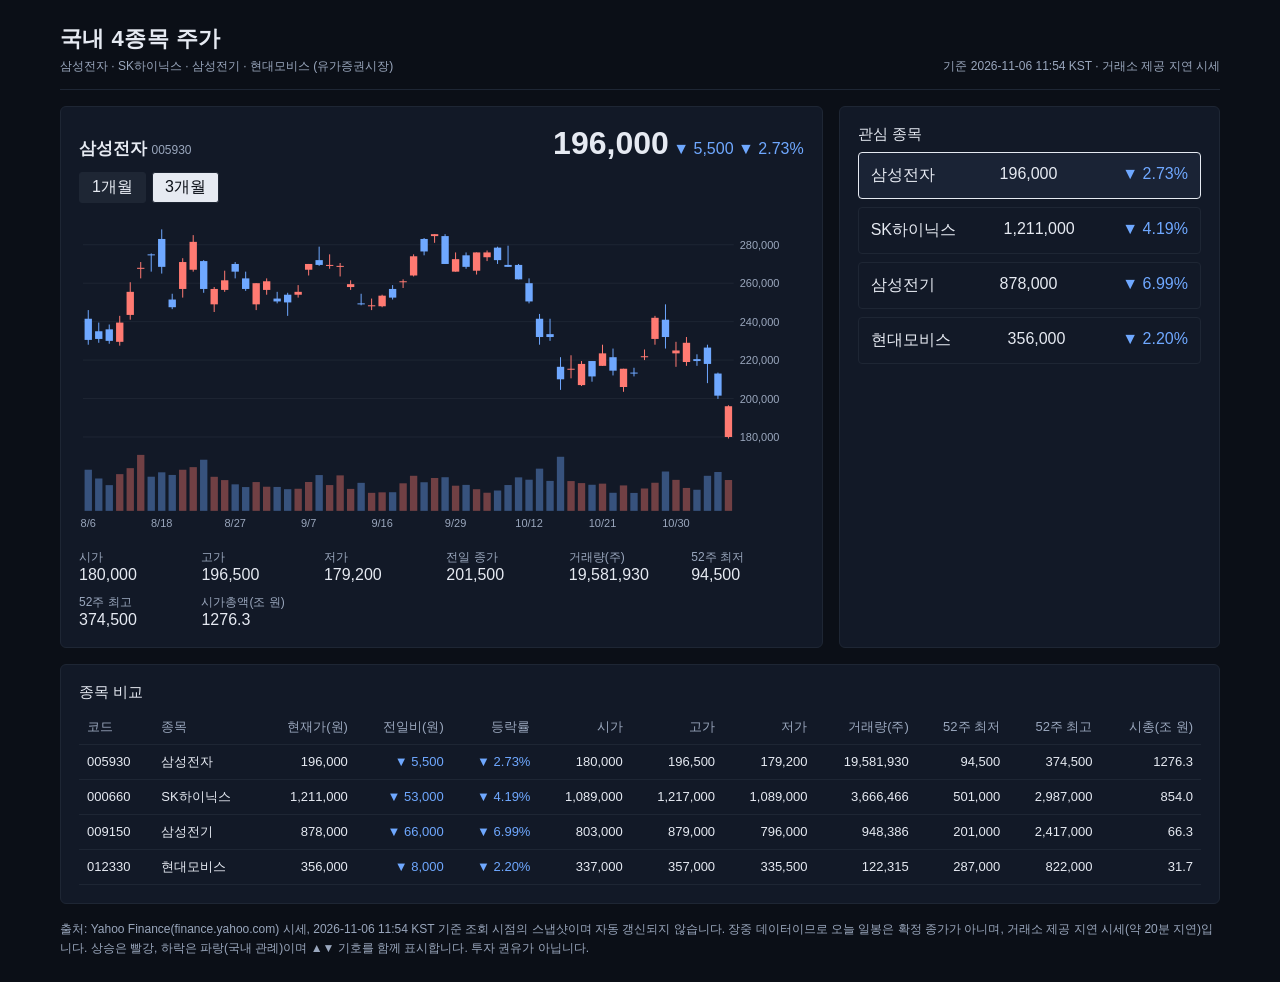
<file: index.html>
<!doctype html> <html lang='ko'> <head> <meta charset='utf-8'> <meta name='viewport' content='width=device-width,initial-scale=1'> <meta name='robots' content='noindex'> <title>국내 4종목 주가 대시보드</title> <style> :root{--bg:#0B0F17;--panel:#121927;--line:#1E2634;--fg:#E6EAF2;--mut:#9AA7BD;--up:#FF7A72;--dn:#6FA8FF} *{box-sizing:border-box} body{margin:0;background:var(--bg);color:var(--fg);font-family:'Noto Sans KR','Apple SD Gothic Neo','Malgun Gothic',sans-serif} .wrap{max-width:1200px;margin:0 auto;padding:24px 20px;display:flex;flex-direction:column;gap:16px} h1{margin:0;font-size:22px;letter-spacing:.02em} h2{margin:0 0 8px;font-size:15px;font-weight:500} .sub{color:var(--mut);font-size:12px;margin:4px 0 0} .top{display:flex;justify-content:space-between;align-items:flex-end;flex-wrap:wrap;gap:8px;border-bottom:1px solid var(--line);padding-bottom:14px} .card{background:var(--panel);border:1px solid var(--line);border-radius:6px;padding:18px;min-width:0} .grid{display:flex;gap:16px;flex-wrap:wrap;align-items:stretch} .main{flex:2 1 520px} .side{flex:1 1 260px} .hd{display:flex;justify-content:space-between;align-items:baseline;flex-wrap:wrap;gap:8px} .nm{font-size:17px;font-weight:700} .px{font-size:32px;font-weight:700;font-variant-numeric:tabular-nums} .num{font-variant-numeric:tabular-nums} .up{color:var(--up)}.dn{color:var(--dn)} button{font:inherit;color:inherit;cursor:pointer} .rng{display:flex;gap:6px;margin:10px 0} .rng button{padding:4px 12px;border:1px solid var(--line);background:var(--line);border-radius:3px} .rng button.on{background:var(--fg);color:var(--bg)} .wl{display:flex;flex-direction:column;gap:8px} .wl button{display:flex;justify-content:space-between;gap:8px;width:100%;padding:12px;border:1px solid var(--line);background:transparent;border-radius:4px;text-align:left} .wl button.on{border-color:var(--fg);background:#1A2335} .chart{position:relative;min-height:320px} .tip{position:absolute;top:8px;pointer-events:none;background:#1A2335;border:1px solid var(--line);border-radius:4px;padding:6px 10px;font-size:12px;white-space:nowrap;display:none} .stats{display:grid;grid-template-columns:repeat(auto-fit,minmax(110px,1fr));gap:10px;margin-top:12px} .stats small{display:block;color:var(--mut);font-size:12px} .tw{overflow-x:auto} table{border-collapse:collapse;width:100%;font-size:13px;font-variant-numeric:tabular-nums;white-space:nowrap} th,td{padding:8px;text-align:right;border-bottom:1px solid var(--line)} th{color:var(--mut);font-weight:500} th:nth-child(-n+2),td:nth-child(-n+2){text-align:left} .note{color:var(--mut);font-size:12px;margin:0;line-height:1.6} </style> </head> <body> <div class='wrap'> <div class='top'><div><h1>국내 4종목 주가</h1><p class='sub'>삼성전자 · SK하이닉스 · 삼성전기 · 현대모비스 (유가증권시장)</p></div><p class='sub'>기준 <span id='asof'>—</span> · 거래소 제공 지연 시세</p></div> <div class='grid'> <div class='card main'> <div class='hd'><div><span class='nm' id='nm'>—</span> <span class='sub' id='cd'>—</span></div><div><span class='px' id='px'>—</span> <span class='num' id='chg'>—</span> <span class='num' id='pc'>—</span></div></div> <div class='rng' role='group' aria-label='차트 기간'><button type='button' data-range='22' aria-pressed='false'>1개월</button><button type='button' data-range='0' class='on' aria-pressed='true'>3개월</button></div> <div class='chart' id='chart'></div> <div class='stats' id='stats'></div> </div> <div class='card side'><h2>관심 종목</h2><div class='wl' id='wl'></div></div> </div> <div class='card'><h2>종목 비교</h2><div class='tw'><table><thead><tr><th>코드</th><th>종목</th><th>현재가(원)</th><th>전일비(원)</th><th>등락률</th><th>시가</th><th>고가</th><th>저가</th><th>거래량(주)</th><th>52주 최저</th><th>52주 최고</th><th>시총(조 원)</th></tr></thead><tbody id='tb'></tbody></table></div></div> <p class='note'>출처: Yahoo Finance(finance.yahoo.com) 시세, 2026-11-06 11:54 KST 기준 조회 시점의 스냅샷이며 자동 갱신되지 않습니다. 장중 데이터이므로 오늘 일봉은 확정 종가가 아니며, 거래소 제공 지연 시세(약 20분 지연)입니다. 상승은 빨강, 하락은 파랑(국내 관례)이며 ▲▼ 기호를 함께 표시합니다. 투자 권유가 아닙니다.</p> </div> <script> const Q=[{code:'005930',name:'삼성전자',price:196000,change:-5500,pct:-2.73,prev:201500,open:180000,high:196500,low:179200,volume:19581930,w52lo:94500,w52hi:374500,cap_jo:1276.3,asof:'2026-11-06 11:54 KST'},{code:'000660',name:'SK하이닉스',price:1211000,change:-53000,pct:-4.19,prev:1264000,open:1089000,high:1217000,low:1089000,volume:3666466,w52lo:501000,w52hi:2987000,cap_jo:854.0,asof:'2026-11-06 11:54 KST'},{code:'009150',name:'삼성전기',price:878000,change:-66000,pct:-6.99,prev:944000,open:803000,high:879000,low:796000,volume:948386,w52lo:201000,w52hi:2417000,cap_jo:66.3,asof:'2026-11-06 11:54 KST'},{code:'012330',name:'현대모비스',price:356000,change:-8000,pct:-2.2,prev:364000,open:337000,high:357000,low:335500,volume:122315,w52lo:287000,w52hi:822000,cap_jo:31.7,asof:'2026-11-06 11:54 KST'}]; const BARS={'005930':[['2026-08-06',241500,246000,228000,230500,26101823],['2026-08-07',235000,239500,229000,231000,20546010],['2026-08-10',236000,238500,228500,230000,16327805],['2026-08-11',229500,243000,227500,239500,23310969],['2026-08-12',243500,260500,241000,255500,27102479],['2026-08-13',267500,271000,262500,268000,35530867],['2026-08-14',275000,275500,266000,274500,21669476],['2026-08-18',283000,288000,265000,268500,24464621],['2026-08-19',251500,254500,246500,247500,22788552],['2026-08-20',257000,273000,252500,271000,26095919],['2026-08-21',267000,285000,266000,281500,27746471],['2026-08-24',271500,272000,255000,257000,32451940],['2026-08-25',249000,258000,245000,257000,21617407],['2026-08-26',256500,266500,255500,261500,19532523],['2026-08-27',270000,271000,262500,266000,16829395],['2026-08-28',262500,266000,256000,257000,15106746],['2026-08-31',249000,260000,246000,260000,18270969],['2026-09-01',256500,262500,254000,261000,15319615],['2026-09-02',252000,255500,249500,250500,15176841],['2026-09-03',254000,255000,243000,250000,13756022],['2026-09-04',254000,259000,252500,255500,14031862],['2026-09-07',267000,270000,264000,270000,18314016],['2026-09-08',272000,279000,269000,269500,22716517],['2026-09-09',269500,275000,267500,269500,16370962],['2026-09-10',269000,270500,263500,269000,22517075],['2026-09-11',258000,261500,256500,259500,13939111],['2026-09-14',249500,254500,248500,249000,17776098],['2026-09-15',248000,252000,246000,248500,11435506],['2026-09-16',248000,254000,247500,253500,11757106],['2026-09-17',257000,259000,251500,252500,11827514],['2026-09-18',261000,262000,257500,261000,17489615],['2026-09-21',264000,275000,263500,274000,22261519],['2026-09-22',283000,283500,274500,276500,18157410],['2026-09-23',284500,285500,281000,285500,20864376],['2026-09-28',284500,285500,270000,270000,21346064],['2026-09-29',266000,276000,266000,272500,15963864],['2026-09-30',274500,276000,267500,268500,16477580],['2026-10-01',266500,276000,264500,276000,13741073],['2026-10-02',273500,277000,271500,276000,11501250],['2026-10-06',278500,279000,270000,272000,12913819],['2026-10-07',269500,279500,268500,268500,16395504],['2026-10-08',269500,270000,262000,262000,21259056],['2026-10-12',260000,262500,249500,250500,19771955],['2026-10-13',241500,244000,228000,232000,26790913],['2026-10-14',233500,241500,230000,232000,19009052],['2026-10-15',216500,221500,204500,210000,34330565],['2026-10-16',215000,222500,210500,215500,18908560],['2026-10-19',207000,219500,206500,218000,17617415],['2026-10-20',219500,219500,208750,211500,16561224],['2026-10-21',217000,228000,217000,223500,17268762],['2026-10-22',221500,226000,212000,214500,11469322],['2026-10-23',206000,215500,203500,215500,16145972],['2026-10-26',213500,216000,211500,213000,11376006],['2026-10-27',222000,225500,220000,222000,14196879],['2026-10-28',231000,243000,228000,242000,17840544],['2026-10-29',241000,249000,226000,232000,24975596],['2026-10-30',223500,229500,216500,225000,19668075],['2026-11-02',219000,232000,217000,229000,14537981],['2026-11-03',220500,223000,217000,219500,13391670],['2026-11-04',226500,228000,208000,218000,22248738],['2026-11-05',213000,213500,199800,201500,24657743],['2026-11-06',180000,196500,179200,196000,19581930]],'000660':[['2026-08-06',1600000,1606000,1481000,1495000,5498295],['2026-08-07',1521000,1542000,1409000,1422000,5002539],['2026-08-10',1443000,1487000,1397000,1420000,3295283],['2026-08-11',1405000,1455000,1373000,1425000,3817655],['2026-08-12',1456000,1549000,1440000,1504000,4566672],['2026-08-13',1582000,1634000,1567000,1593000,4680347],['2026-08-14',1695000,1697000,1626000,1645000,4520990],['2026-08-18',1736000,1792000,1640000,1662000,5139000],['2026-08-19',1545000,1559000,1486000,1500000,4223067],['2026-08-20',1613000,1720000,1576000,1691000,5452970],['2026-08-21',1675000,1773000,1669000,1730000,4274294],['2026-08-24',1775000,1792000,1670000,1671000,3994599],['2026-08-25',1598000,1687000,1557000,1678000,4029660],['2026-08-26',1668000,1735000,1662000,1688000,2923810],['2026-08-27',1776000,1788000,1708000,1730000,3264042],['2026-08-28',1704000,1725000,1653000,1653000,3531892],['2026-08-31',1596000,1674000,1577000,1674000,3980661],['2026-09-01',1666000,1713000,1652000,1693000,2727724],['2026-09-02',1630000,1661000,1612000,1613000,2568478],['2026-09-03',1643000,1649000,1558000,1596000,2632758],['2026-09-04',1620000,1683000,1620000,1647000,2827892],['2026-09-07',1737000,1783000,1733000,1783000,3480094],['2026-09-08',1799000,1889000,1777000,1793000,4164618],['2026-09-09',1795000,1883000,1795000,1856000,3526484],['2026-09-10',1879000,1890000,1811000,1853000,4483585],['2026-09-11',1773000,1827000,1768000,1812000,2625165],['2026-09-14',1707000,1740000,1686000,1697000,4001549],['2026-09-15',1690000,1729000,1671000,1690000,2732031],['2026-09-16',1686000,1760000,1686000,1759000,2857754],['2026-09-17',1770000,1785000,1735000,1745000,2803398],['2026-09-18',1810000,1857000,1805000,1857000,4764077],['2026-09-21',1872000,1888000,1847000,1868000,2755380],['2026-09-22',1909000,1935000,1832000,1840000,3271767],['2026-09-23',1899000,1900000,1836000,1862000,2947714],['2026-09-28',1825000,1840000,1768000,1768000,3302748],['2026-09-29',1755000,1788000,1736000,1765000,2939411],['2026-09-30',1789000,1824000,1773000,1776000,3280459],['2026-10-01',1762000,1833000,1749000,1833000,2205296],['2026-10-02',1830000,1855000,1825000,1841000,2032332],['2026-10-06',1835000,1837000,1771000,1773000,2811364],['2026-10-07',1728000,1779000,1723000,1723000,2618253],['2026-10-08',1722000,1759000,1681000,1681000,3203231],['2026-10-12',1640000,1653000,1605000,1605000,3113644],['2026-10-13',1538000,1554000,1425000,1443000,5455791],['2026-10-14',1458000,1497000,1402000,1419000,3739813],['2026-10-15',1304000,1332000,1238000,1262000,5898372],['2026-10-16',1290000,1325000,1247000,1272000,4561066],['2026-10-19',1212000,1277000,1208000,1277000,3737172],['2026-10-20',1265000,1267000,1183000,1223000,3464412],['2026-10-21',1260000,1329000,1254000,1294000,4228927],['2026-10-22',1273000,1297000,1204000,1223000,2841149],['2026-10-23',1200000,1284000,1171000,1277000,3941446],['2026-10-26',1279000,1315000,1267000,1275000,2681007],['2026-10-27',1346000,1381000,1336000,1341000,3136495],['2026-10-28',1390000,1495000,1358000,1487000,4244800],['2026-10-29',1511000,1587000,1479000,1526000,4549384],['2026-10-30',1444000,1449000,1381000,1418000,3859903],['2026-11-02',1402000,1498000,1389000,1472000,2594536],['2026-11-03',1410000,1433000,1379000,1398000,2304051],['2026-11-04',1458000,1476000,1303000,1396000,4591188],['2026-11-05',1320000,1320000,1250000,1264000,4281006],['2026-11-06',1089000,1217000,1089000,1211000,3666466]],'009150':[['2026-08-06',1313000,1320000,1202000,1229000,971901],['2026-08-07',1259000,1304000,1233000,1278000,894867],['2026-08-10',1315000,1357000,1250000,1274000,612678],['2026-08-11',1238000,1297000,1191000,1262000,724733],['2026-08-12',1288000,1350000,1275000,1335000,701750],['2026-08-13',1432000,1548000,1412000,1503000,1157518],['2026-08-14',1593000,1600000,1511000,1558000,968103],['2026-08-18',1574000,1595000,1422000,1440000,1080935],['2026-08-19',1357000,1431000,1350000,1387000,739938],['2026-08-20',1401000,1421000,1335000,1396000,766198],['2026-08-21',1345000,1348000,1306000,1316000,702691],['2026-08-24',1316000,1343000,1292000,1318000,501168],['2026-08-25',1272000,1362000,1222000,1362000,574386],['2026-08-26',1342000,1357000,1303000,1330000,489014],['2026-08-27',1391000,1398000,1336000,1385000,696537],['2026-08-28',1398000,1460000,1393000,1421000,800641],['2026-08-31',1370000,1461000,1331000,1458000,890759],['2026-09-01',1440000,1475000,1408000,1430000,595818],['2026-09-02',1381000,1438000,1369000,1400000,474646],['2026-09-03',1432000,1449000,1312000,1348000,615807],['2026-09-04',1367000,1418000,1351000,1401000,622762],['2026-09-07',1450000,1464000,1410000,1454000,548317],['2026-09-08',1456000,1464000,1369000,1370000,681519],['2026-09-09',1395000,1428000,1389000,1404000,426173],['2026-09-10',1390000,1403000,1348000,1400000,551943],['2026-09-11',1360000,1427000,1356000,1400000,619225],['2026-09-14',1355000,1360000,1318000,1337000,477611],['2026-09-15',1311000,1354000,1307000,1317000,313138],['2026-09-16',1310000,1383000,1305000,1381000,431285],['2026-09-17',1388000,1410000,1330000,1330000,429168],['2026-09-18',1394000,1409000,1388000,1388000,877450],['2026-09-21',1432000,1443000,1396000,1429000,589885],['2026-09-22',1491000,1548000,1464000,1486000,908255],['2026-09-23',1543000,1544000,1472000,1507000,496091],['2026-09-28',1552000,1587000,1475000,1499000,659946],['2026-09-29',1525000,1560000,1493000,1528000,585326],['2026-09-30',1560000,1579000,1508000,1513000,505098],['2026-10-01',1495000,1563000,1462000,1561000,639371],['2026-10-02',1545000,1582000,1532000,1581000,497800],['2026-10-06',1628000,1685000,1616000,1675000,784457],['2026-10-07',1675000,1699000,1601000,1604000,597877],['2026-10-08',1612000,1620000,1546000,1546000,554370],['2026-10-12',1551000,1583000,1476000,1487000,630434],['2026-10-13',1420000,1447000,1333000,1363000,963162],['2026-10-14',1372000,1414000,1348000,1374000,559831],['2026-10-15',1243000,1262000,1131000,1163000,1240985],['2026-10-16',1218000,1222000,1154000,1188000,720703],['2026-10-19',1110000,1175000,1100000,1170000,856321],['2026-10-20',1168000,1206000,1128000,1155000,720965],['2026-10-21',1182000,1215000,1155000,1168000,614026],['2026-10-22',1182000,1234000,1135000,1145000,827483],['2026-10-23',1095000,1122000,1048000,1122000,761075],['2026-10-26',1097000,1142000,1092000,1118000,480073],['2026-10-27',1167000,1234000,1167000,1201000,773323],['2026-10-28',1242000,1338000,1208000,1306000,927570],['2026-10-29',1310000,1324000,1210000,1293000,1154535],['2026-10-30',1221000,1227000,1155000,1196000,877969],['2026-11-02',1166000,1214000,1160000,1193000,597119],['2026-11-03',1155000,1169000,1097000,1105000,622995],['2026-11-04',1155000,1164000,1055000,1115000,873467],['2026-11-05',1067000,1073000,934000,944000,1401373],['2026-11-06',803000,879000,796000,878000,948386]],'012330':[['2026-08-06',507000,524000,489000,508000,248416],['2026-08-07',503000,509000,485500,496500,198850],['2026-08-10',492000,513000,485500,505000,192945],['2026-08-11',501000,508000,492500,495500,157950],['2026-08-12',494500,511000,487000,498500,263323],['2026-08-13',514000,530000,504000,511000,300816],['2026-08-14',513000,547000,511000,547000,352348],['2026-08-18',551000,556000,509000,518000,326189],['2026-08-19',499000,510000,487000,509000,197443],['2026-08-20',509000,516000,497000,507000,224249],['2026-08-21',494500,506000,491500,496000,219886],['2026-08-24',498000,504000,488500,498500,182771],['2026-08-25',502000,502000,474000,498000,328383],['2026-08-26',505000,505000,463000,464000,580296],['2026-08-27',466500,468500,447500,451500,680279],['2026-08-28',451500,455500,447750,450500,327014],['2026-08-31',441000,459000,433500,453500,490499],['2026-09-01',455500,460000,438500,443500,287607],['2026-09-02',430000,431000,412500,415500,463596],['2026-09-03',418500,427500,414000,423500,354549],['2026-09-04',426000,431500,419500,422000,228188],['2026-09-07',428500,436000,425500,432000,212732],['2026-09-08',431500,433500,414000,415000,289488],['2026-09-09',414500,420500,413500,417500,210500],['2026-09-10',413000,420000,410500,415500,379924],['2026-09-11',407000,418500,404000,415500,227443],['2026-09-14',403000,403000,395000,400000,200470],['2026-09-15',393000,404000,392000,394500,245508],['2026-09-16',392000,394000,380000,383000,298400],['2026-09-17',384000,387500,380000,381000,268415],['2026-09-18',387000,389000,379000,379000,338241],['2026-09-21',380500,380500,370500,373000,211851],['2026-09-22',377500,384500,371000,372500,268939],['2026-09-23',379000,379500,365000,367500,187168],['2026-09-28',369000,379000,369000,373000,207967],['2026-09-29',369000,371500,362000,367000,226845],['2026-09-30',369000,373500,363000,367000,410785],['2026-10-01',382500,391000,371500,382000,472250],['2026-10-02',379000,384500,375000,383500,162623],['2026-10-06',388500,389000,377000,380000,220656],['2026-10-07',380000,380500,373000,373500,188601],['2026-10-08',370000,371500,359000,359000,467512],['2026-10-12',355000,367000,354000,354500,332988],['2026-10-13',344000,349500,335500,348500,317376],['2026-10-14',350000,367000,347500,358500,314172],['2026-10-15',350500,350500,331500,337500,263797],['2026-10-16',338500,363500,338500,352500,296926],['2026-10-19',347000,368000,343500,365500,232328],['2026-10-20',358000,369500,344000,348000,288657],['2026-10-21',350000,351000,340000,346000,379347],['2026-10-22',341000,344000,333500,337000,299177],['2026-10-23',326000,331500,323000,328500,166342],['2026-10-26',317500,332000,317500,326000,163713],['2026-10-27',333000,338000,328750,332500,119453],['2026-10-28',335500,356500,334000,352000,234021],['2026-10-29',348500,361750,342000,353000,217929],['2026-10-30',349000,353500,329000,334000,221896],['2026-11-02',330000,355000,325500,350000,197645],['2026-11-03',348500,358750,345000,350500,191346],['2026-11-04',354500,359000,342000,355000,227892],['2026-11-05',368500,372500,351000,364000,425645],['2026-11-06',337000,357000,335500,356000,122315]]}; const nf=new Intl.NumberFormat('ko-KR'); const fmt=(n)=>nf.format(n); const sgn=(n)=>n>0?'▲':n<0?'▼':'–'; const cls=(n)=>n>0?'up':n<0?'dn':''; const sc=(v)=>sgn(v)+' '+fmt(Math.abs(v)); const sp=(v)=>sgn(v)+' '+Math.abs(v).toFixed(2)+'%'; const $=(id)=>document.getElementById(id); const NS='http://www.w3.org/2000/svg'; const mk=(n,a)=>{const e=document.createElementNS(NS,n);for(const k in a)e.setAttribute(k,a[k]);return e;}; let sel=Q[0].code,rng=0; const cur=()=>Q.find((r)=>r.code===sel)||Q[0]; function setT(id,t,c){const e=$(id);e.textContent=t;e.className=(e.dataset.base||'')+(c?' '+c:'');} function head(){ const q=cur(); $('asof').textContent=Q[0].asof; $('nm').textContent=q.name;$('cd').textContent=q.code;$('px').textContent=fmt(q.price); setT('chg',sc(q.change),cls(q.change));$('chg').classList.add('num'); setT('pc',sp(q.pct),cls(q.pct));$('pc').classList.add('num'); const S=[['시가',fmt(q.open)],['고가',fmt(q.high)],['저가',fmt(q.low)],['전일 종가',fmt(q.prev)],['거래량(주)',fmt(q.volume)],['52주 최저',fmt(q.w52lo)],['52주 최고',fmt(q.w52hi)],['시가총액(조 원)',q.cap_jo.toFixed(1)]]; $('stats').replaceChildren(...S.map((s)=>{const d=document.createElement('div');const a=document.createElement('small');a.textContent=s[0];const b=document.createElement('span');b.className='num';b.textContent=s[1];d.append(a,b);return d;})); } function watch(){ $('wl').replaceChildren(...Q.map((r)=>{ const b=document.createElement('button');b.type='button'; if(r.code===sel)b.className='on'; b.setAttribute('aria-pressed',r.code===sel?'true':'false'); const n=document.createElement('span');n.textContent=r.name; const p=document.createElement('span');p.className='num';p.textContent=fmt(r.price); const g=document.createElement('span');g.className='num '+cls(r.pct);g.textContent=sp(r.pct); b.append(n,p,g); b.onclick=()=>{sel=r.code;head();watch();chart();}; return b; })); } function table(){ $('tb').replaceChildren(...Q.map((r)=>{ const tr=document.createElement('tr'); [[r.code,''],[r.name,''],[fmt(r.price),''],[sc(r.change),cls(r.change)],[sp(r.pct),cls(r.pct)],[fmt(r.open),''],[fmt(r.high),''],[fmt(r.low),''],[fmt(r.volume),''],[fmt(r.w52lo),''],[fmt(r.w52hi),''],[r.cap_jo.toFixed(1),'']].forEach((c)=>{const td=document.createElement('td');td.textContent=c[0];if(c[1])td.className=c[1];tr.append(td);}); return tr; })); } function ticks(lo,hi,n){const raw=(hi-lo)/n,p=Math.pow(10,Math.floor(Math.log10(raw))),m=raw/p,s=(m>=5?5:m>=2?2:1)*p,t=[];for(let v=Math.ceil(lo/s)*s;v<=hi;v+=s)t.push(v);return t;} function chart(){ const el=$('chart');el.replaceChildren(); let b=BARS[sel];if(rng>0)b=b.slice(-rng); const W=Math.max(280,el.clientWidth),H=320,vh=56,m={t:8,r:70,b:22,l:4},ph=H-m.t-m.b-vh-8; const lo0=Math.min(...b.map((r)=>r[3])),hi0=Math.max(...b.map((r)=>r[2])),pad=(hi0-lo0)*0.04,lo=lo0-pad,hi=hi0+pad; const y=(v)=>m.t+(hi-v)/(hi-lo)*ph; const vmax=Math.max(...b.map((r)=>r[5])),vy=(v)=>H-m.b-v/vmax*vh; const step=(W-m.l-m.r)/b.length,bw=Math.max(1,step*0.7),x=(i)=>m.l+i*step+(step-bw)/2; const svg=mk('svg',{width:'100%',viewBox:'0 0 '+W+' '+H,role:'img','aria-label':'일봉 캔들 차트'}); ticks(lo,hi,5).forEach((t)=>{ svg.append(mk('line',{x1:m.l,x2:W-m.r,y1:y(t),y2:y(t),stroke:'#1E2634'})); const tx=mk('text',{x:W-m.r+6,y:y(t)+4,fill:'#9AA7BD','font-size':11});tx.textContent=fmt(t);svg.append(tx); }); b.forEach((r,i)=>{ const col=r[4]>=r[1]?'#FF7A72':'#6FA8FF',cx=x(i)+bw/2; svg.append(mk('line',{x1:cx,x2:cx,y1:y(r[2]),y2:y(r[3]),stroke:col})); svg.append(mk('rect',{x:x(i),width:bw,y:y(Math.max(r[1],r[4])),height:Math.max(1,Math.abs(y(r[1])-y(r[4]))),fill:col})); svg.append(mk('rect',{x:x(i),width:bw,y:vy(r[5]),height:H-m.b-vy(r[5]),fill:col,opacity:0.4})); }); const k=Math.max(1,Math.ceil(b.length/Math.floor((W-m.r)/64))); b.forEach((r,i)=>{if(i%k===0){const d=r[0].split('-');const t=mk('text',{x:x(i)+bw/2,y:H-6,'text-anchor':'middle',fill:'#9AA7BD','font-size':11});t.textContent=Number(d[1])+'/'+Number(d[2]);svg.append(t);}}); const cross=mk('line',{y1:m.t,y2:H-m.b,stroke:'#9AA7BD',display:'none'});svg.append(cross); const ov=mk('rect',{x:m.l,y:0,width:W-m.l-m.r,height:H,fill:'transparent'});svg.append(ov); const tip=document.createElement('div');tip.className='tip'; ov.addEventListener('pointermove',(ev)=>{ const rc=svg.getBoundingClientRect(),px=(ev.clientX-rc.left)*W/rc.width; const i=Math.max(0,Math.min(b.length-1,Math.floor((px-m.l)/step))),r=b[i],cx=x(i)+bw/2; cross.setAttribute('x1',cx);cross.setAttribute('x2',cx);cross.setAttribute('display','block'); tip.replaceChildren(...[r[0],'시 '+fmt(r[1])+'  고 '+fmt(r[2]),'저 '+fmt(r[3])+'  종 '+fmt(r[4]),'거래량 '+fmt(r[5])].map((t)=>{const d=document.createElement('div');d.textContent=t;return d;})); tip.style.display='block';tip.style.left=Math.max(0,Math.min(W-170,cx+12))+'px'; }); ov.addEventListener('pointerleave',()=>{cross.setAttribute('display','none');tip.style.display='none';}); el.append(svg,tip); } document.querySelectorAll('[data-range]').forEach((bt)=>{bt.addEventListener('click',()=>{ rng=Number(bt.dataset.range); document.querySelectorAll('[data-range]').forEach((o)=>{o.classList.toggle('on',o===bt);o.setAttribute('aria-pressed',o===bt?'true':'false');}); chart(); });}); head();watch();table();chart(); window.addEventListener('resize',chart); </script> </body> </html>
</file>
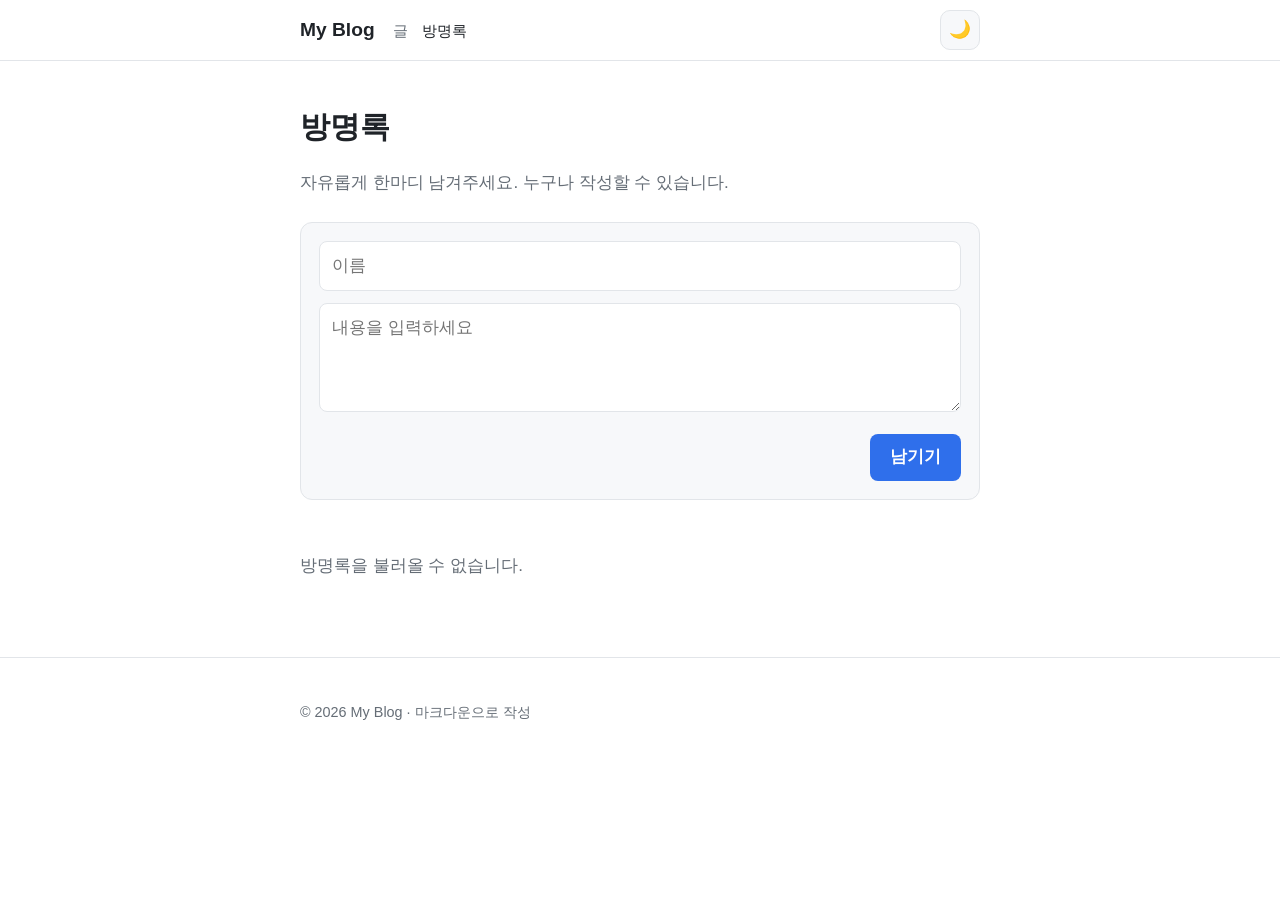
<file: board.html>
<!DOCTYPE html>
<html lang="ko">
<head>
  <meta charset="UTF-8">
  <meta name="viewport" content="width=device-width, initial-scale=1.0">
  <title>방명록 · My Blog</title>
  <meta name="description" content="자유롭게 한마디 남겨주세요">
  <!-- 테마 깜빡임(FOUC) 방지: 렌더 전에 테마 적용 -->
  <script>
    (function () {
      var saved = localStorage.getItem('theme');
      var prefersDark = window.matchMedia('(prefers-color-scheme: dark)').matches;
      var theme = saved || (prefersDark ? 'dark' : 'light');
      document.documentElement.setAttribute('data-theme', theme);
    })();
  </script>
  <link rel="stylesheet" href="css/style.css">
</head>
<body>
  <header class="site-header">
    <div class="container header-inner">
      <div class="header-left">
        <a class="site-title" href="index.html">My Blog</a>
        <nav class="site-nav">
          <a href="index.html">글</a>
          <a href="board.html" aria-current="page">방명록</a>
        </nav>
      </div>
      <button id="theme-toggle" class="theme-toggle" type="button" aria-label="테마 전환">
        <span class="theme-toggle__icon" aria-hidden="true"></span>
      </button>
    </div>
  </header>

  <main class="container">
    <h1 class="page-title">방명록</h1>
    <p class="board-intro">자유롭게 한마디 남겨주세요. 누구나 작성할 수 있습니다.</p>

    <form id="guestbook-form" class="gb-form">
      <div class="gb-form__row">
        <input id="gb-name" class="gb-input" type="text" name="name"
               placeholder="이름" maxlength="40" required autocomplete="off">
      </div>
      <div class="gb-form__row">
        <textarea id="gb-message" class="gb-textarea" name="message"
                  placeholder="내용을 입력하세요" maxlength="1000" rows="3" required></textarea>
      </div>
      <div class="gb-form__actions">
        <span id="gb-status" class="gb-status" role="status" aria-live="polite"></span>
        <button id="gb-submit" class="gb-submit" type="submit">남기기</button>
      </div>
    </form>

    <ul id="gb-list" class="gb-list">
      <li class="gb-list__loading">불러오는 중…</li>
    </ul>
  </main>

  <footer class="site-footer">
    <div class="container">
      <p>&copy; <span id="year"></span> My Blog · 마크다운으로 작성</p>
    </div>
  </footer>

  <script src="js/theme.js"></script>
  <script src="js/config.js"></script>
  <script src="js/board.js"></script>
</body>
</html>
</file>
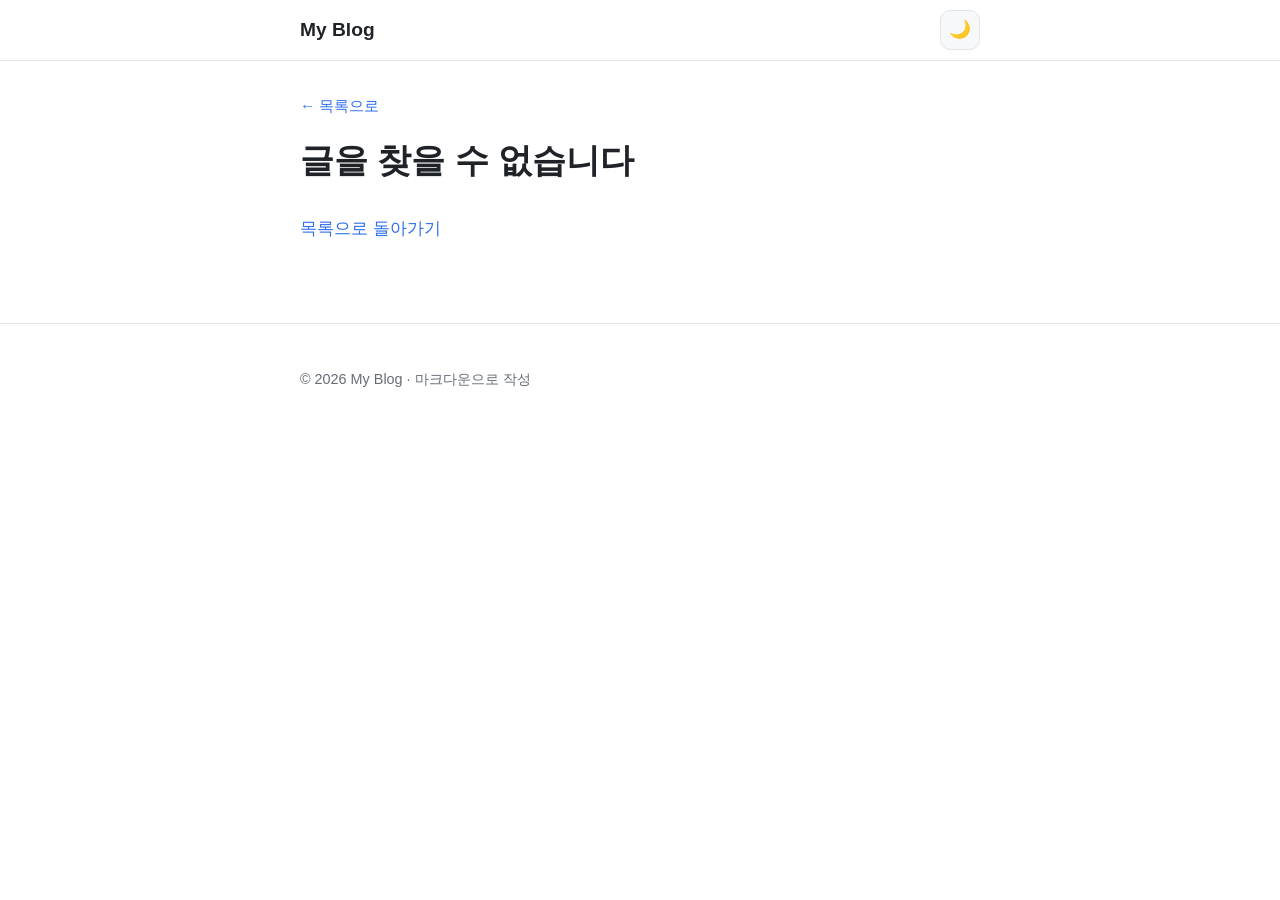
<file: post.html>
<!DOCTYPE html>
<html lang="ko">
<head>
  <meta charset="UTF-8">
  <meta name="viewport" content="width=device-width, initial-scale=1.0">
  <title>글 · My Blog</title>
  <meta name="description" content="마크다운으로 쓰는 깔끔한 블로그">
  <!-- 테마 깜빡임(FOUC) 방지: 렌더 전에 테마 적용 -->
  <script>
    (function () {
      var saved = localStorage.getItem('theme');
      var prefersDark = window.matchMedia('(prefers-color-scheme: dark)').matches;
      var theme = saved || (prefersDark ? 'dark' : 'light');
      document.documentElement.setAttribute('data-theme', theme);
    })();
  </script>
  <link rel="stylesheet" href="css/style.css">
</head>
<body>
  <header class="site-header">
    <div class="container header-inner">
      <a class="site-title" href="index.html">My Blog</a>
      <button id="theme-toggle" class="theme-toggle" type="button" aria-label="테마 전환">
        <span class="theme-toggle__icon" aria-hidden="true"></span>
      </button>
    </div>
  </header>

  <main class="container">
    <a class="back-link" href="index.html">&larr; 목록으로</a>
    <article class="post">
      <header class="post__header">
        <h1 id="post-title" class="post__title">불러오는 중…</h1>
        <time id="post-date" class="post__date"></time>
      </header>
      <div id="post-content" class="post__content markdown-body"></div>
    </article>
  </main>

  <footer class="site-footer">
    <div class="container">
      <p>&copy; <span id="year"></span> My Blog · 마크다운으로 작성</p>
    </div>
  </footer>

  <script src="js/theme.js"></script>
  <script src="js/markdown.js"></script>
  <script src="js/app.js"></script>
</body>
</html>
</file>
<file: css/style.css>
/* ===== 디자인 토큰 (CSS 변수) ===== */
:root {
  --bg: #ffffff;
  --bg-elev: #f7f8fa;
  --text: #1f2328;
  --text-muted: #656d76;
  --border: #e2e5e9;
  --accent: #2f6feb;
  --accent-hover: #1a56d6;
  --code-bg: #f4f5f7;
  --code-text: #d6336c;
  --pre-bg: #f6f8fa;
  --pre-text: #1f2328;
  --blockquote-border: #d0d7de;
  --shadow: 0 1px 3px rgba(0, 0, 0, 0.06), 0 1px 2px rgba(0, 0, 0, 0.04);

  --max-width: 720px;
  --font-sans: -apple-system, BlinkMacSystemFont, "Segoe UI", "Apple SD Gothic Neo",
    "Noto Sans KR", "Malgun Gothic", Roboto, Helvetica, Arial, sans-serif;
  --font-mono: "SFMono-Regular", Consolas, "Liberation Mono", Menlo, monospace;
}

[data-theme="dark"] {
  --bg: #0d1117;
  --bg-elev: #161b22;
  --text: #e6edf3;
  --text-muted: #8b949e;
  --border: #30363d;
  --accent: #58a6ff;
  --accent-hover: #79b8ff;
  --code-bg: #1c2128;
  --code-text: #ff7b9c;
  --pre-bg: #161b22;
  --pre-text: #e6edf3;
  --blockquote-border: #30363d;
  --shadow: 0 1px 3px rgba(0, 0, 0, 0.4);
}

/* ===== 기본 ===== */
* { box-sizing: border-box; }

html { -webkit-text-size-adjust: 100%; }

body {
  margin: 0;
  background: var(--bg);
  color: var(--text);
  font-family: var(--font-sans);
  font-size: 17px;
  line-height: 1.7;
  transition: background-color 0.2s ease, color 0.2s ease;
}

.container {
  width: 100%;
  max-width: var(--max-width);
  margin: 0 auto;
  padding: 0 20px;
}

a {
  color: var(--accent);
  text-decoration: none;
}
a:hover { color: var(--accent-hover); text-decoration: underline; }

/* ===== 헤더 ===== */
.site-header {
  border-bottom: 1px solid var(--border);
  background: var(--bg);
  position: sticky;
  top: 0;
  z-index: 10;
  backdrop-filter: saturate(180%) blur(6px);
}
.header-inner {
  display: flex;
  align-items: center;
  justify-content: space-between;
  height: 60px;
}
.header-left { display: flex; align-items: baseline; gap: 18px; }
.site-title {
  font-weight: 700;
  font-size: 1.2rem;
  color: var(--text);
}
.site-title:hover { text-decoration: none; color: var(--accent); }
.site-nav { display: flex; gap: 14px; }
.site-nav a {
  color: var(--text-muted);
  font-size: 0.95rem;
  font-weight: 500;
}
.site-nav a:hover { color: var(--accent); text-decoration: none; }
.site-nav a[aria-current="page"] { color: var(--text); }

/* ===== 테마 토글 ===== */
.theme-toggle {
  width: 40px;
  height: 40px;
  border: 1px solid var(--border);
  border-radius: 10px;
  background: var(--bg-elev);
  color: var(--text);
  cursor: pointer;
  display: inline-flex;
  align-items: center;
  justify-content: center;
  transition: background-color 0.15s ease, border-color 0.15s ease;
}
.theme-toggle:hover { border-color: var(--accent); }
.theme-toggle:focus-visible {
  outline: 2px solid var(--accent);
  outline-offset: 2px;
}
.theme-toggle__icon { font-size: 1.1rem; line-height: 1; }
.theme-toggle__icon::before { content: "🌙"; }
[data-theme="dark"] .theme-toggle__icon::before { content: "☀️"; }

/* ===== 목록 페이지 ===== */
.page-title {
  font-size: 1.9rem;
  margin: 40px 0 24px;
}
.post-list { list-style: none; padding: 0; margin: 0 0 60px; }
.post-list__loading { color: var(--text-muted); }
.post-item {
  padding: 22px 0;
  border-bottom: 1px solid var(--border);
}
.post-item a { display: block; color: inherit; }
.post-item a:hover { text-decoration: none; }
.post-item a:hover .post-item__title { color: var(--accent); }
.post-item__title {
  margin: 0 0 6px;
  font-size: 1.3rem;
  font-weight: 600;
  transition: color 0.15s ease;
}
.post-item__date { color: var(--text-muted); font-size: 0.9rem; }
.post-item__summary { margin: 8px 0 0; color: var(--text-muted); }

/* ===== 글 페이지 ===== */
.back-link { display: inline-block; margin: 32px 0 12px; font-size: 0.95rem; }
.post__header { margin-bottom: 32px; }
.post__title { font-size: 2.1rem; margin: 8px 0 10px; line-height: 1.3; }
.post__date { color: var(--text-muted); font-size: 0.92rem; }

/* ===== 마크다운 본문 ===== */
.markdown-body { margin-bottom: 80px; }
.markdown-body h1,
.markdown-body h2,
.markdown-body h3,
.markdown-body h4 {
  margin: 1.8em 0 0.6em;
  line-height: 1.3;
  font-weight: 600;
}
.markdown-body h1 { font-size: 1.8rem; }
.markdown-body h2 {
  font-size: 1.45rem;
  padding-bottom: 0.3em;
  border-bottom: 1px solid var(--border);
}
.markdown-body h3 { font-size: 1.2rem; }
.markdown-body p { margin: 1em 0; }
.markdown-body ul,
.markdown-body ol { margin: 1em 0; padding-left: 1.6em; }
.markdown-body li { margin: 0.3em 0; }
.markdown-body img { max-width: 100%; height: auto; border-radius: 8px; }
.markdown-body hr {
  border: none;
  border-top: 1px solid var(--border);
  margin: 2em 0;
}

.markdown-body blockquote {
  margin: 1.2em 0;
  padding: 0.4em 1.1em;
  color: var(--text-muted);
  border-left: 4px solid var(--blockquote-border);
  background: var(--bg-elev);
  border-radius: 0 6px 6px 0;
}
.markdown-body blockquote p { margin: 0.4em 0; }

/* 인라인 코드 */
.markdown-body code {
  font-family: var(--font-mono);
  font-size: 0.88em;
  background: var(--code-bg);
  color: var(--code-text);
  padding: 0.15em 0.4em;
  border-radius: 5px;
}
/* 코드 블록 */
.markdown-body pre {
  background: var(--pre-bg);
  border: 1px solid var(--border);
  border-radius: 8px;
  padding: 16px;
  overflow-x: auto;
  margin: 1.2em 0;
}
.markdown-body pre code {
  background: none;
  color: var(--pre-text);
  padding: 0;
  font-size: 0.88em;
  line-height: 1.5;
}

/* 표 */
.markdown-body table {
  border-collapse: collapse;
  width: 100%;
  margin: 1.2em 0;
  display: block;
  overflow-x: auto;
}
.markdown-body th,
.markdown-body td {
  border: 1px solid var(--border);
  padding: 8px 12px;
  text-align: left;
}
.markdown-body th { background: var(--bg-elev); font-weight: 600; }

/* ===== 공지사항 (홈 하단) ===== */
.notice-section {
  margin: 16px 0 60px;
  padding-top: 28px;
  border-top: 1px solid var(--border);
}
.notice-section__title { font-size: 1.4rem; margin: 0 0 16px; }
.notice-list { list-style: none; padding: 0; margin: 0; }
.notice-list__loading,
.notice-list__empty { color: var(--text-muted); padding: 12px 0; }
.notice-item {
  padding: 14px 16px;
  margin-bottom: 10px;
  background: var(--bg-elev);
  border: 1px solid var(--border);
  border-radius: 10px;
}
.notice-item__head {
  display: flex;
  align-items: baseline;
  justify-content: space-between;
  gap: 12px;
}
.notice-item__title { font-weight: 600; }
.notice-item__date { color: var(--text-muted); font-size: 0.82rem; white-space: nowrap; }
.notice-item__content { margin: 6px 0 0; color: var(--text-muted); font-size: 0.95rem; }

.notice-pager {
  display: flex;
  justify-content: center;
  gap: 6px;
  margin-top: 18px;
}
.notice-pager__btn {
  min-width: 36px;
  height: 36px;
  padding: 0 10px;
  font: inherit;
  color: var(--text);
  background: var(--bg);
  border: 1px solid var(--border);
  border-radius: 8px;
  cursor: pointer;
  transition: border-color 0.15s ease, background-color 0.15s ease;
}
.notice-pager__btn:hover:not(:disabled) { border-color: var(--accent); }
.notice-pager__btn.is-active {
  background: var(--accent);
  border-color: var(--accent);
  color: #fff;
  font-weight: 600;
}
.notice-pager__btn:disabled { opacity: 0.4; cursor: default; }

/* ===== 방명록 ===== */
.board-intro { color: var(--text-muted); margin: -8px 0 24px; }

.gb-form {
  background: var(--bg-elev);
  border: 1px solid var(--border);
  border-radius: 12px;
  padding: 18px;
  margin-bottom: 36px;
}
.gb-form__row { margin-bottom: 12px; }
.gb-input,
.gb-textarea {
  width: 100%;
  font: inherit;
  color: var(--text);
  background: var(--bg);
  border: 1px solid var(--border);
  border-radius: 8px;
  padding: 10px 12px;
  resize: vertical;
}
.gb-input:focus,
.gb-textarea:focus {
  outline: none;
  border-color: var(--accent);
  box-shadow: 0 0 0 3px rgba(47, 111, 235, 0.15);
}
.gb-form__actions {
  display: flex;
  align-items: center;
  justify-content: flex-end;
  gap: 14px;
}
.gb-status { font-size: 0.88rem; color: var(--text-muted); }
.gb-status--error { color: #e5484d; }
.gb-submit {
  font: inherit;
  font-weight: 600;
  color: #fff;
  background: var(--accent);
  border: none;
  border-radius: 8px;
  padding: 9px 20px;
  cursor: pointer;
  transition: background-color 0.15s ease;
}
.gb-submit:hover { background: var(--accent-hover); }
.gb-submit:disabled { opacity: 0.6; cursor: default; }

.gb-list { list-style: none; padding: 0; margin: 0 0 60px; }
.gb-list__loading,
.gb-list__empty { color: var(--text-muted); padding: 16px 0; }
.gb-entry {
  padding: 16px 0;
  border-bottom: 1px solid var(--border);
}
.gb-entry__head {
  display: flex;
  align-items: baseline;
  justify-content: space-between;
  gap: 12px;
  margin-bottom: 6px;
}
.gb-entry__name { font-weight: 600; }
.gb-entry__date { color: var(--text-muted); font-size: 0.82rem; white-space: nowrap; }
.gb-entry__message { margin: 0; white-space: pre-wrap; word-break: break-word; }

/* ===== 푸터 ===== */
.site-footer {
  border-top: 1px solid var(--border);
  color: var(--text-muted);
  font-size: 0.9rem;
  padding: 28px 0;
}

/* ===== 반응형 (모바일) ===== */
@media (max-width: 600px) {
  body { font-size: 16px; }
  .container { padding: 0 16px; }
  .page-title { font-size: 1.6rem; }
  .post__title { font-size: 1.7rem; }
  .markdown-body h1 { font-size: 1.5rem; }
  .markdown-body h2 { font-size: 1.3rem; }
}

/* 모션 최소화 선호 시 트랜지션 제거 */
@media (prefers-reduced-motion: reduce) {
  * { transition: none !important; }
}
</file>
